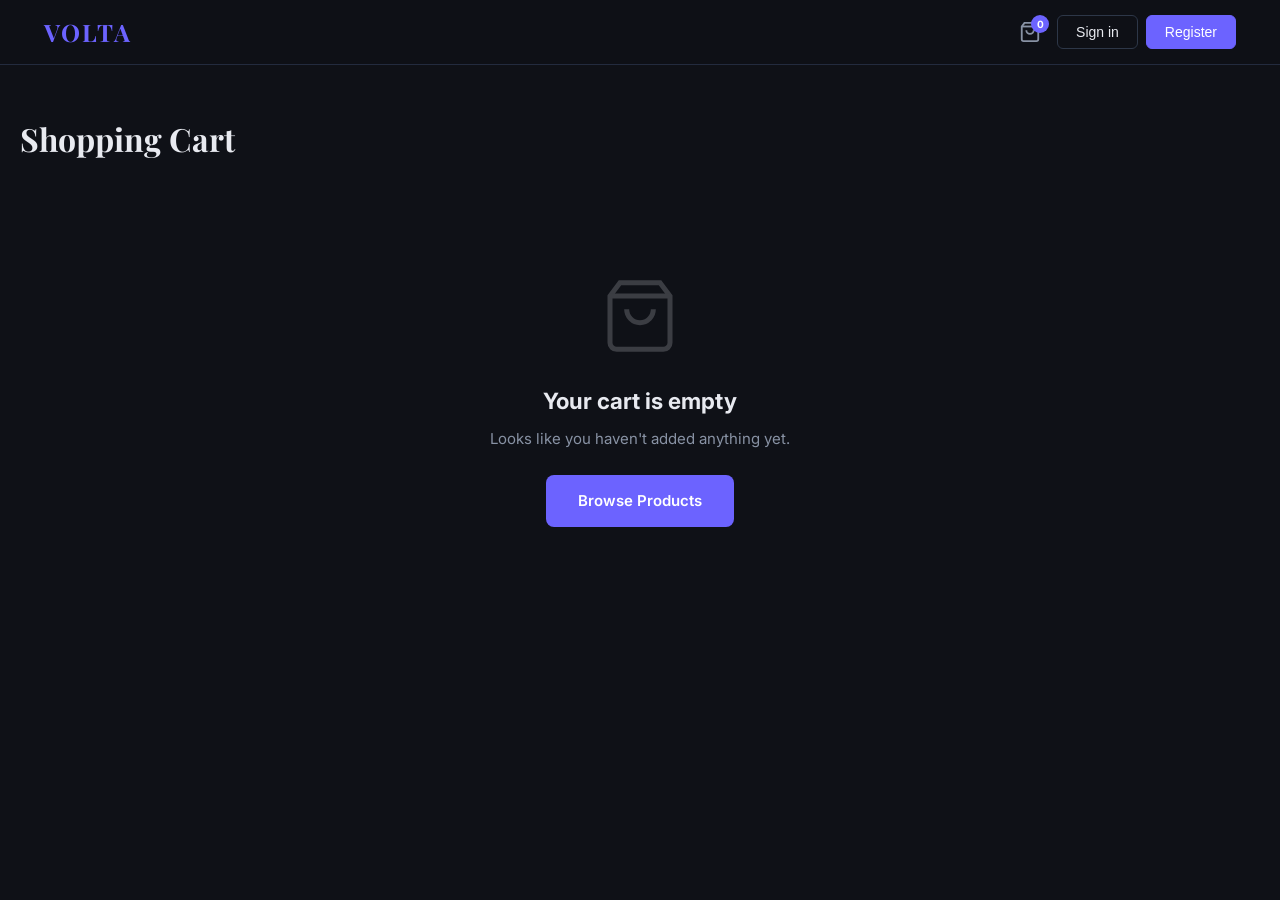
<file: frontend/pages/cart.html>
<!DOCTYPE html>
<html lang="en">
<head>
  <meta charset="UTF-8">
  <meta name="viewport" content="width=device-width, initial-scale=1.0">
  <title>Cart — VOLTA</title>
  <link rel="stylesheet" href="../css/main.css">
  <link href="https://fonts.googleapis.com/css2?family=Inter:wght@300;400;500;600;700&family=Playfair+Display:wght@700&display=swap" rel="stylesheet">
</head>
<body>
  <nav class="navbar">
    <div class="nav-inner">
      <a href="../index.html" class="logo">VOLTA</a>
      <div style="flex:1"></div>
      <div class="nav-actions">
        <a href="cart.html" class="cart-icon">
          <svg width="22" height="22" viewBox="0 0 24 24" fill="none" stroke="currentColor" stroke-width="2"><path d="M6 2 3 6v14a2 2 0 0 0 2 2h14a2 2 0 0 0 2-2V6l-3-4z"/><line x1="3" y1="6" x2="21" y2="6"/><path d="M16 10a4 4 0 0 1-8 0"/></svg>
          <span class="cart-badge" id="cartCount">0</span>
        </a>
        <div class="auth-menu" id="authMenu"></div>
      </div>
    </div>
  </nav>

  <div class="container cart-page">
    <h1 class="page-title">Shopping Cart</h1>
    <div id="cartContent"></div>
  </div>

  <div class="toast" id="toast"></div>

  <script src="../js/api.js"></script>
  <script src="../js/cart.js"></script>
  <script src="../js/auth.js"></script>
  <script>
    Auth.renderNav();

    function render() {
      const el = document.getElementById('cartContent');
      if (Cart.items.length === 0) {
        el.innerHTML = `
          <div class="empty-cart">
            <svg width="80" height="80" viewBox="0 0 24 24" fill="none" stroke="currentColor" stroke-width="1.5">
              <path d="M6 2 3 6v14a2 2 0 0 0 2 2h14a2 2 0 0 0 2-2V6l-3-4z"/><line x1="3" y1="6" x2="21" y2="6"/>
              <path d="M16 10a4 4 0 0 1-8 0"/>
            </svg>
            <h3>Your cart is empty</h3>
            <p>Looks like you haven't added anything yet.</p>
            <a href="../index.html" class="btn-primary">Browse Products</a>
          </div>`;
        return;
      }

      const subtotal = Cart.total;
      const shipping = subtotal > 50 ? 0 : 5.99;
      const tax = subtotal * 0.08;
      const total = subtotal + shipping + tax;

      el.innerHTML = `
        <div class="cart-grid">
          <div class="cart-items">
            ${Cart.items.map(item => `
              <div class="cart-item">
                <img class="cart-item-img" src="${item.image_url}" alt="${item.name}"
                  onerror="this.src='https://via.placeholder.com/80/161b27/6c63ff?text=?'"
                  onclick="location.href='product.html?id=${item.id}'" style="cursor:pointer">
                <div class="cart-item-info">
                  <div class="cart-item-name" onclick="location.href='product.html?id=${item.id}'" style="cursor:pointer">${item.name}</div>
                  <div class="cart-item-price">${formatPrice(item.price)}</div>
                  <div class="cart-item-controls">
                    <div class="cart-qty">
                      <button onclick="updateQty(${item.id}, ${item.quantity - 1})">−</button>
                      <span>${item.quantity}</span>
                      <button onclick="updateQty(${item.id}, ${item.quantity + 1})">+</button>
                    </div>
                    <button class="remove-btn" onclick="removeItem(${item.id})">Remove</button>
                    <span style="margin-left:auto;font-weight:700;font-size:15px">${formatPrice(item.price * item.quantity)}</span>
                  </div>
                </div>
              </div>`).join('')}
          </div>

          <div class="cart-summary">
            <h3>Order Summary</h3>
            <div class="summary-row"><span>Subtotal (${Cart.count} items)</span><span>${formatPrice(subtotal)}</span></div>
            <div class="summary-row"><span>Shipping</span><span>${shipping === 0 ? '<span style="color:var(--green)">Free</span>' : formatPrice(shipping)}</span></div>
            <div class="summary-row"><span>Tax (8%)</span><span>${formatPrice(tax)}</span></div>
            <div class="summary-row total"><span>Total</span><span>${formatPrice(total)}</span></div>
            ${subtotal <= 50 ? `<p style="font-size:12px;color:var(--text-dim);margin-top:8px">Add ${formatPrice(50 - subtotal)} more for free shipping</p>` : ''}
            <button class="btn-primary checkout-btn" onclick="goCheckout()">
              Proceed to Checkout
            </button>
            <a href="../index.html" class="btn-secondary" style="width:100%;justify-content:center;margin-top:10px">Continue Shopping</a>
          </div>
        </div>`;
    }

    function updateQty(id, qty) {
      Cart.updateQty(id, qty);
      render();
    }

    function removeItem(id) {
      Cart.remove(id);
      render();
    }

    function goCheckout() {
      if (!Auth.user) {
        showToast('Please sign in to checkout', 'error');
        setTimeout(() => location.href = 'login.html', 1200);
        return;
      }
      location.href = 'checkout.html';
    }

    render();
  </script>
</body>
</html>
</file>
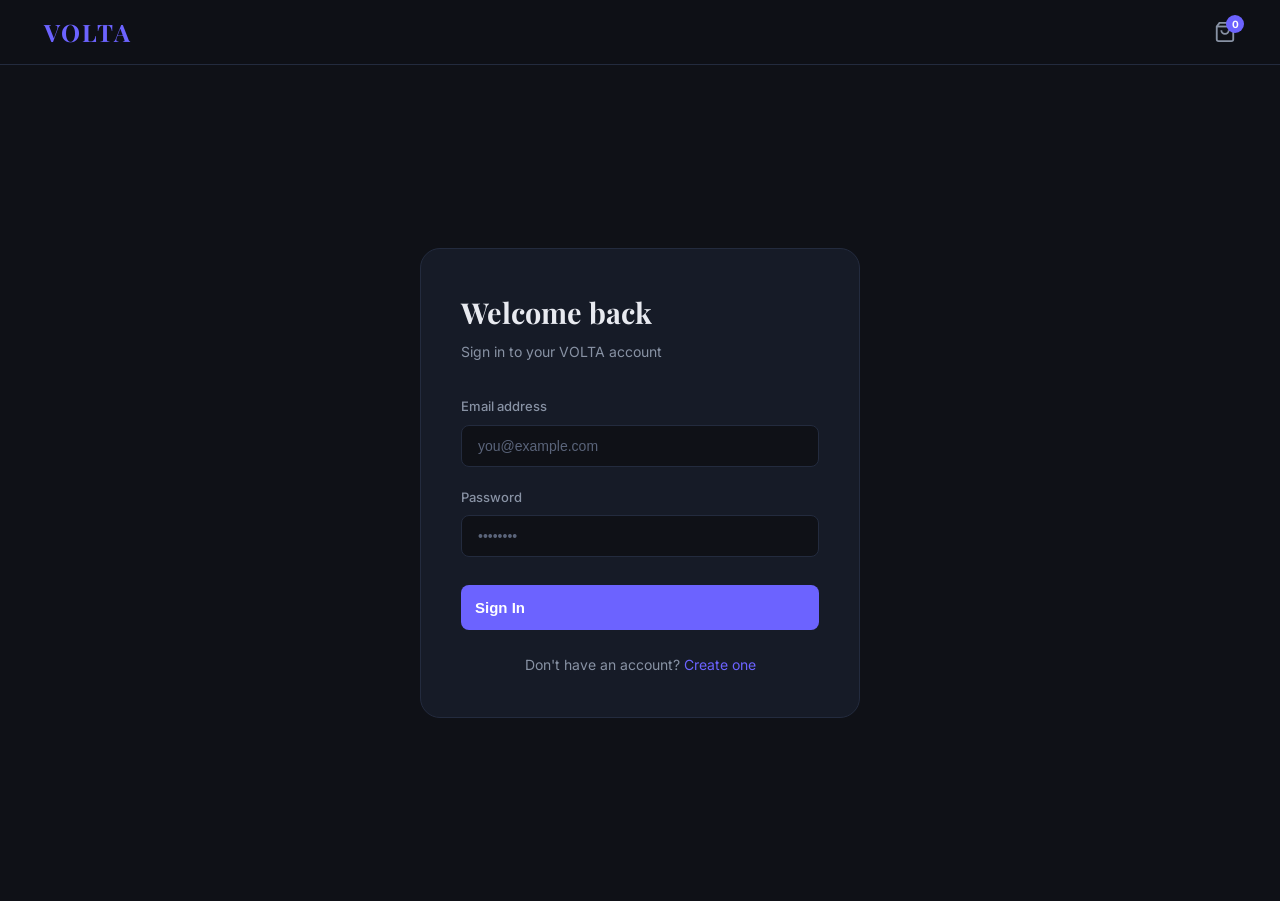
<file: frontend/pages/checkout.html>
<!DOCTYPE html>
<html lang="en">
<head>
  <meta charset="UTF-8">
  <meta name="viewport" content="width=device-width, initial-scale=1.0">
  <title>Checkout — VOLTA</title>
  <link rel="stylesheet" href="../css/main.css">
  <link href="https://fonts.googleapis.com/css2?family=Inter:wght@300;400;500;600;700&family=Playfair+Display:wght@700&display=swap" rel="stylesheet">
</head>
<body>
  <nav class="navbar">
    <div class="nav-inner">
      <a href="../index.html" class="logo">VOLTA</a>
      <div style="flex:1"></div>
      <div class="nav-actions">
        <a href="cart.html" class="cart-icon">
          <svg width="22" height="22" viewBox="0 0 24 24" fill="none" stroke="currentColor" stroke-width="2"><path d="M6 2 3 6v14a2 2 0 0 0 2 2h14a2 2 0 0 0 2-2V6l-3-4z"/><line x1="3" y1="6" x2="21" y2="6"/><path d="M16 10a4 4 0 0 1-8 0"/></svg>
          <span class="cart-badge" id="cartCount">0</span>
        </a>
        <div class="auth-menu" id="authMenu"></div>
      </div>
    </div>
  </nav>

  <div class="container checkout-page">
    <h1 class="page-title">Checkout</h1>
    <div class="checkout-grid">
      <div class="checkout-form">
        <div class="section-card">
          <h2>Shipping Information</h2>
          <div class="form-group">
            <label>Full Name</label>
            <input type="text" id="shipName" placeholder="Jane Smith">
          </div>
          <div class="form-group">
            <label>Street Address</label>
            <input type="text" id="shipAddress" placeholder="123 Main Street, Apt 4B">
          </div>
          <div class="form-row">
            <div class="form-group">
              <label>City</label>
              <input type="text" id="shipCity" placeholder="New York">
            </div>
            <div class="form-group">
              <label>ZIP / Postal Code</label>
              <input type="text" id="shipZip" placeholder="10001">
            </div>
          </div>
        </div>

        <div class="section-card">
          <h2>Payment Method</h2>
          <label class="payment-option">
            <input type="radio" name="payment" value="card" checked>
            <svg width="24" height="24" viewBox="0 0 24 24" fill="none" stroke="currentColor" stroke-width="2"><rect x="1" y="4" width="22" height="16" rx="2"/><line x1="1" y1="10" x2="23" y2="10"/></svg>
            <div>
              <div style="font-weight:600;font-size:14px">Credit / Debit Card</div>
              <div style="font-size:12px;color:var(--text-muted)">Visa, Mastercard, Amex</div>
            </div>
          </label>
          <label class="payment-option">
            <input type="radio" name="payment" value="paypal">
            <svg width="24" height="24" viewBox="0 0 24 24" fill="none" stroke="currentColor" stroke-width="2"><path d="M7 11.5C7 9 9 7 11.5 7H16c1.5 0 2.5 1 2.5 2.5S17.5 12 16 12H11"/><path d="M4 16.5C4 14 6 12 8.5 12H13c1.5 0 2.5 1 2.5 2.5S14.5 17 13 17H8L6 22"/></svg>
            <div>
              <div style="font-weight:600;font-size:14px">PayPal</div>
              <div style="font-size:12px;color:var(--text-muted)">Fast and secure</div>
            </div>
          </label>
          <label class="payment-option">
            <input type="radio" name="payment" value="cod">
            <svg width="24" height="24" viewBox="0 0 24 24" fill="none" stroke="currentColor" stroke-width="2"><rect x="2" y="7" width="20" height="14" rx="2"/><path d="M16 21V5a2 2 0 0 0-2-2h-4a2 2 0 0 0-2 2v16"/></svg>
            <div>
              <div style="font-weight:600;font-size:14px">Cash on Delivery</div>
              <div style="font-size:12px;color:var(--text-muted)">Pay when you receive</div>
            </div>
          </label>
        </div>

        <div class="form-error" id="checkoutError"></div>

        <button class="btn-primary" style="width:100%;padding:16px;font-size:16px;border-radius:8px" onclick="placeOrder()" id="placeBtn">
          Place Order
        </button>
      </div>

      <div class="order-sidebar">
        <div class="section-card">
          <h2>Your Order</h2>
          <div class="order-items-summary" id="orderSummaryItems"></div>
          <div class="summary-row"><span>Subtotal</span><span id="sumSubtotal"></span></div>
          <div class="summary-row"><span>Shipping</span><span id="sumShipping"></span></div>
          <div class="summary-row"><span>Tax (8%)</span><span id="sumTax"></span></div>
          <div class="summary-row total"><span>Total</span><span id="sumTotal"></span></div>
        </div>
      </div>
    </div>
  </div>

  <div class="toast" id="toast"></div>

  <!-- Success Modal -->
  <div id="successModal" style="display:none;position:fixed;inset:0;background:rgba(0,0,0,0.7);z-index:200;display:none;align-items:center;justify-content:center">
    <div style="background:var(--bg-card);border:1px solid var(--border);border-radius:20px;padding:48px;text-align:center;max-width:420px;width:90%">
      <div style="font-size:64px;margin-bottom:16px">🎉</div>
      <h2 style="font-family:'Playfair Display',serif;font-size:1.8rem;margin-bottom:8px">Order Placed!</h2>
      <p style="color:var(--text-muted);margin-bottom:8px">Order <strong id="orderId" style="color:var(--accent)"></strong></p>
      <p style="color:var(--text-muted);font-size:14px;margin-bottom:28px">We're processing your order. You'll receive a confirmation shortly.</p>
      <button class="btn-primary" style="width:100%" onclick="window.location.href='orders.html'">View My Orders</button>
    </div>
  </div>

  <script src="../js/api.js"></script>
  <script src="../js/cart.js"></script>
  <script src="../js/auth.js"></script>
  <script>
    if (!Auth.user) location.href = 'login.html';
    Auth.renderNav();

    function renderSummary() {
      const items = Cart.items;
      const subtotal = Cart.total;
      const shipping = subtotal > 50 ? 0 : 5.99;
      const tax = subtotal * 0.08;
      const total = subtotal + shipping + tax;

      document.getElementById('orderSummaryItems').innerHTML = items.map(i => `
        <div class="summary-product">
          <img src="${i.image_url}" alt="${i.name}" onerror="this.src='https://via.placeholder.com/48/161b27/6c63ff?text=?'">
          <div style="flex:1">
            <div class="summary-product-name">${i.name}</div>
            <div class="summary-product-qty">Qty: ${i.quantity}</div>
          </div>
          <div class="summary-product-price">${formatPrice(i.price * i.quantity)}</div>
        </div>`).join('');

      document.getElementById('sumSubtotal').textContent = formatPrice(subtotal);
      document.getElementById('sumShipping').innerHTML = shipping === 0
        ? '<span style="color:var(--green)">Free</span>' : formatPrice(shipping);
      document.getElementById('sumTax').textContent = formatPrice(tax);
      document.getElementById('sumTotal').textContent = formatPrice(total);
    }

    async function placeOrder() {
      const name = document.getElementById('shipName').value.trim();
      const address = document.getElementById('shipAddress').value.trim();
      const city = document.getElementById('shipCity').value.trim();
      const zip = document.getElementById('shipZip').value.trim();
      const payment = document.querySelector('input[name=payment]:checked').value;
      const errEl = document.getElementById('checkoutError');

      if (!name || !address || !city || !zip) {
        errEl.textContent = 'Please fill in all shipping fields.';
        errEl.style.display = 'block';
        return;
      }
      errEl.style.display = 'none';

      const btn = document.getElementById('placeBtn');
      btn.disabled = true;
      btn.textContent = 'Processing…';

      try {
        const order = await API.createOrder({
          items: Cart.items.map(i => ({ product_id: i.id, quantity: i.quantity })),
          shipping: { name, address, city, zip },
          payment_method: payment
        });

        Cart.clear();
        document.getElementById('orderId').textContent = `#${order.order_id}`;
        const modal = document.getElementById('successModal');
        modal.style.display = 'flex';
      } catch(e) {
        errEl.textContent = e.message || 'Order failed. Please try again.';
        errEl.style.display = 'block';
        btn.disabled = false;
        btn.textContent = 'Place Order';
      }
    }

    // Pre-fill name if logged in
    if (Auth.user) {
      document.getElementById('shipName').value = Auth.user.name;
    }

    renderSummary();
  </script>
</body>
</html>
</file>
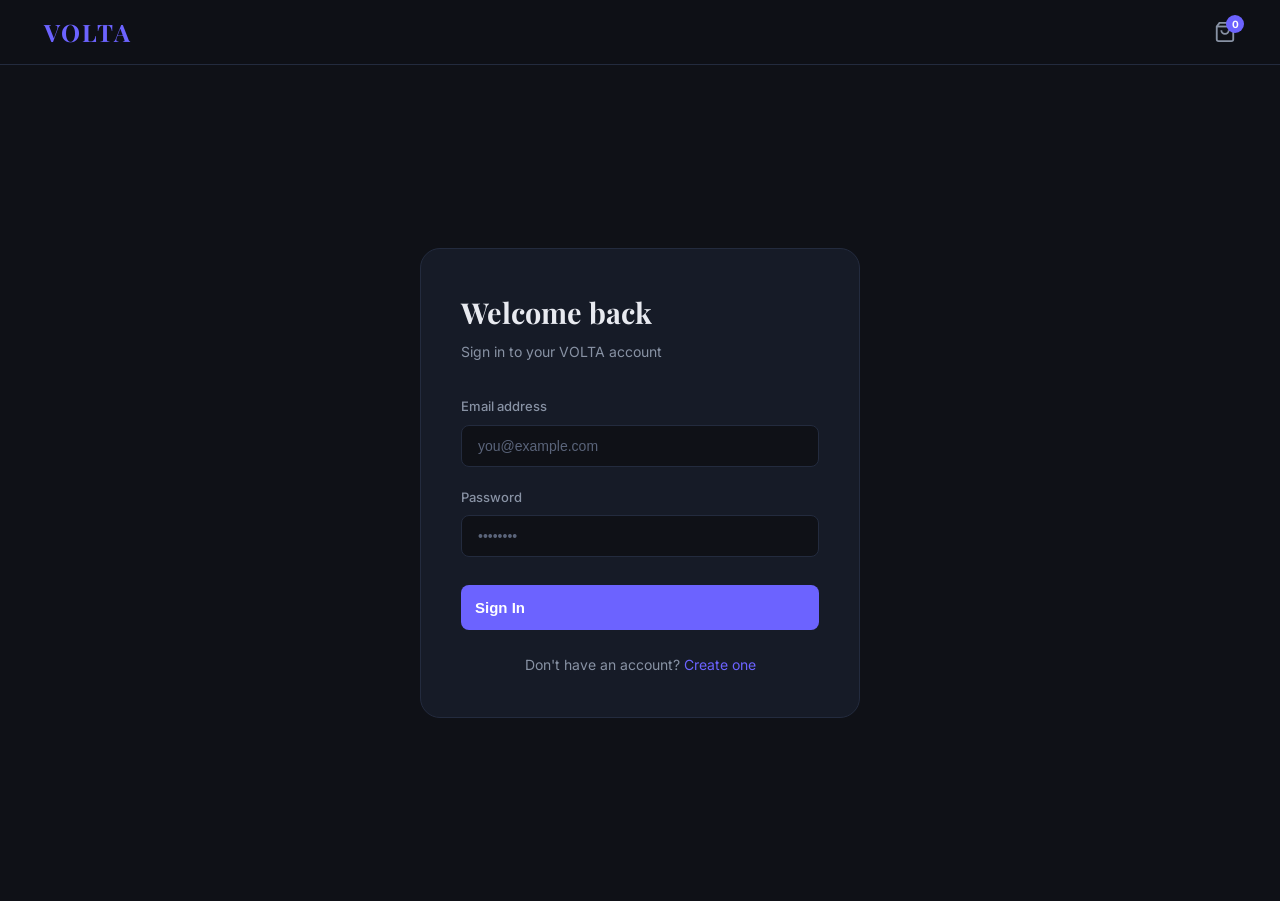
<file: frontend/pages/login.html>
<!DOCTYPE html>
<html lang="en">
<head>
  <meta charset="UTF-8">
  <meta name="viewport" content="width=device-width, initial-scale=1.0">
  <title>Sign In — VOLTA</title>
  <link rel="stylesheet" href="../css/main.css">
  <link href="https://fonts.googleapis.com/css2?family=Inter:wght@300;400;500;600;700&family=Playfair+Display:wght@700&display=swap" rel="stylesheet">
</head>
<body>
  <nav class="navbar">
    <div class="nav-inner">
      <a href="../index.html" class="logo">VOLTA</a>
      <div style="flex:1"></div>
      <div class="nav-actions">
        <a href="cart.html" class="cart-icon">
          <svg width="22" height="22" viewBox="0 0 24 24" fill="none" stroke="currentColor" stroke-width="2"><path d="M6 2 3 6v14a2 2 0 0 0 2 2h14a2 2 0 0 0 2-2V6l-3-4z"/><line x1="3" y1="6" x2="21" y2="6"/><path d="M16 10a4 4 0 0 1-8 0"/></svg>
          <span class="cart-badge" id="cartCount">0</span>
        </a>
      </div>
    </div>
  </nav>

  <div class="auth-page">
    <div class="auth-card">
      <h1>Welcome back</h1>
      <p class="subtitle">Sign in to your VOLTA account</p>

      <div class="form-error" id="loginError"></div>

      <div class="form-group">
        <label>Email address</label>
        <input type="email" id="email" placeholder="you@example.com" autocomplete="email">
      </div>
      <div class="form-group">
        <label>Password</label>
        <input type="password" id="password" placeholder="••••••••" autocomplete="current-password">
      </div>

      <button class="btn-primary form-submit" onclick="doLogin()" id="loginBtn">Sign In</button>

      <div class="auth-footer">
        Don't have an account? <a href="register.html">Create one</a>
      </div>
    </div>
  </div>

  <div class="toast" id="toast"></div>

  <script src="../js/api.js"></script>
  <script src="../js/cart.js"></script>
  <script src="../js/auth.js"></script>
  <script>
    if (Auth.user) location.href = '../index.html';

    document.getElementById('password').addEventListener('keydown', e => {
      if (e.key === 'Enter') doLogin();
    });

    async function doLogin() {
      const email = document.getElementById('email').value.trim();
      const password = document.getElementById('password').value;
      const errEl = document.getElementById('loginError');
      const btn = document.getElementById('loginBtn');

      if (!email || !password) {
        errEl.textContent = 'Please fill in all fields.';
        errEl.style.display = 'block';
        return;
      }
      errEl.style.display = 'none';
      btn.disabled = true;
      btn.textContent = 'Signing in…';

      try {
        const data = await API.login({ email, password });
        Auth.setUser(data.user, data.token);
        const redirect = new URLSearchParams(location.search).get('redirect') || '../index.html';
        location.href = redirect;
      } catch(e) {
        errEl.textContent = e.message || 'Login failed.';
        errEl.style.display = 'block';
        btn.disabled = false;
        btn.textContent = 'Sign In';
      }
    }
  </script>
</body>
</html>
</file>
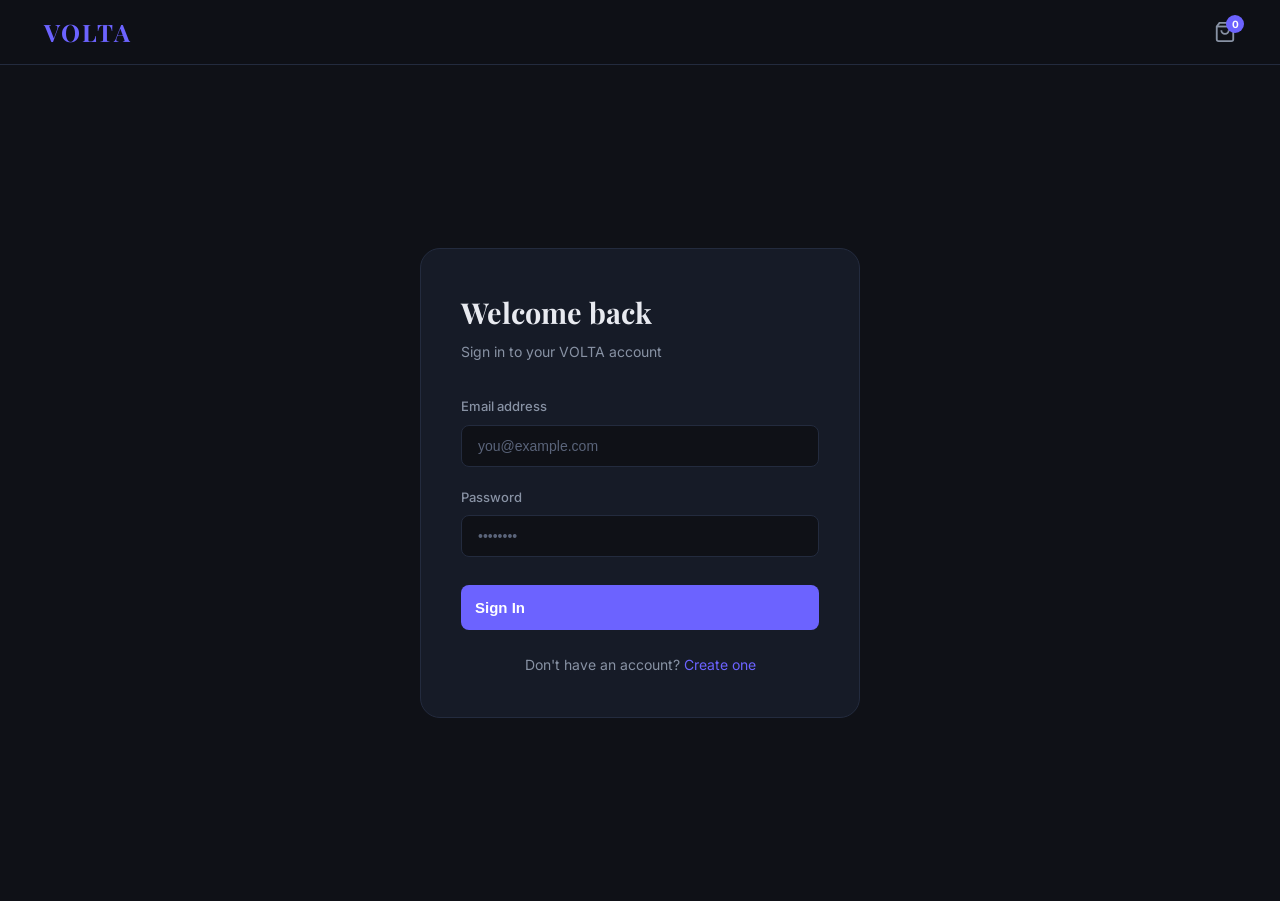
<file: frontend/pages/orders.html>
<!DOCTYPE html>
<html lang="en">
<head>
  <meta charset="UTF-8">
  <meta name="viewport" content="width=device-width, initial-scale=1.0">
  <title>My Orders — VOLTA</title>
  <link rel="stylesheet" href="../css/main.css">
  <link href="https://fonts.googleapis.com/css2?family=Inter:wght@300;400;500;600;700&family=Playfair+Display:wght@700&display=swap" rel="stylesheet">
</head>
<body>
  <nav class="navbar">
    <div class="nav-inner">
      <a href="../index.html" class="logo">VOLTA</a>
      <div style="flex:1"></div>
      <div class="nav-actions">
        <a href="cart.html" class="cart-icon">
          <svg width="22" height="22" viewBox="0 0 24 24" fill="none" stroke="currentColor" stroke-width="2"><path d="M6 2 3 6v14a2 2 0 0 0 2 2h14a2 2 0 0 0 2-2V6l-3-4z"/><line x1="3" y1="6" x2="21" y2="6"/><path d="M16 10a4 4 0 0 1-8 0"/></svg>
          <span class="cart-badge" id="cartCount">0</span>
        </a>
        <div class="auth-menu" id="authMenu"></div>
      </div>
    </div>
  </nav>

  <div class="container orders-page">
    <h1 class="page-title">My Orders</h1>
    <div id="ordersContainer"><div class="loading-spinner"></div></div>
  </div>

  <div class="toast" id="toast"></div>

  <script src="../js/api.js"></script>
  <script src="../js/cart.js"></script>
  <script src="../js/auth.js"></script>
  <script>
    if (!Auth.user) { location.href = 'login.html'; }
    Auth.renderNav();

    async function loadOrders() {
      const el = document.getElementById('ordersContainer');
      try {
        const orders = await API.getOrders();
        if (orders.length === 0) {
          el.innerHTML = `
            <div class="empty-cart">
              <svg width="80" height="80" viewBox="0 0 24 24" fill="none" stroke="currentColor" stroke-width="1.5">
                <path d="M9 11H3l3-7h12l3 7H15"/><path d="M9 11v7h6v-7"/><path d="M9 11H6l1-3h10l1 3h-3"/>
              </svg>
              <h3>No orders yet</h3>
              <p>Start shopping to see your orders here.</p>
              <a href="../index.html" class="btn-primary">Browse Products</a>
            </div>`;
          return;
        }

        el.innerHTML = orders.map(order => {
          const statusClass = {
            pending: 'status-pending',
            processing: 'status-processing',
            shipped: 'status-shipped',
            delivered: 'status-delivered'
          }[order.status] || 'status-pending';

          return `
            <div class="order-card">
              <div class="order-header">
                <div>
                  <div class="order-id">Order #${order.id}</div>
                  <div class="order-date">${formatDate(order.created_at)}</div>
                </div>
                <span class="order-status ${statusClass}">${order.status.charAt(0).toUpperCase() + order.status.slice(1)}</span>
              </div>

              <div class="order-items-list">
                ${order.items.slice(0, 4).map(item => `
                  <div class="order-item-thumb">
                    <img src="${item.image_url}" alt="${item.name}" onerror="this.src='https://via.placeholder.com/36/161b27/6c63ff?text=?'">
                    <span>${item.name} ×${item.quantity}</span>
                  </div>`).join('')}
                ${order.items.length > 4 ? `<div class="order-item-thumb" style="color:var(--text-muted)">+${order.items.length - 4} more</div>` : ''}
              </div>

              <div style="display:flex;justify-content:space-between;align-items:center">
                <div>
                  ${order.shipping_address ? `
                    <div style="font-size:12px;color:var(--text-dim)">
                      <svg width="12" height="12" viewBox="0 0 24 24" fill="none" stroke="currentColor" stroke-width="2" style="vertical-align:middle;margin-right:4px"><path d="M21 10c0 7-9 13-9 13s-9-6-9-13a9 9 0 0 1 18 0z"/><circle cx="12" cy="10" r="3"/></svg>
                      ${order.shipping_city}
                    </div>` : ''}
                </div>
                <div class="order-total">Total: ${formatPrice(order.total)}</div>
              </div>
            </div>`;
        }).join('');
      } catch(e) {
        el.innerHTML = `<p style="color:var(--red)">Failed to load orders: ${e.message}</p>`;
      }
    }

    loadOrders();
  </script>
</body>
</html>
</file>
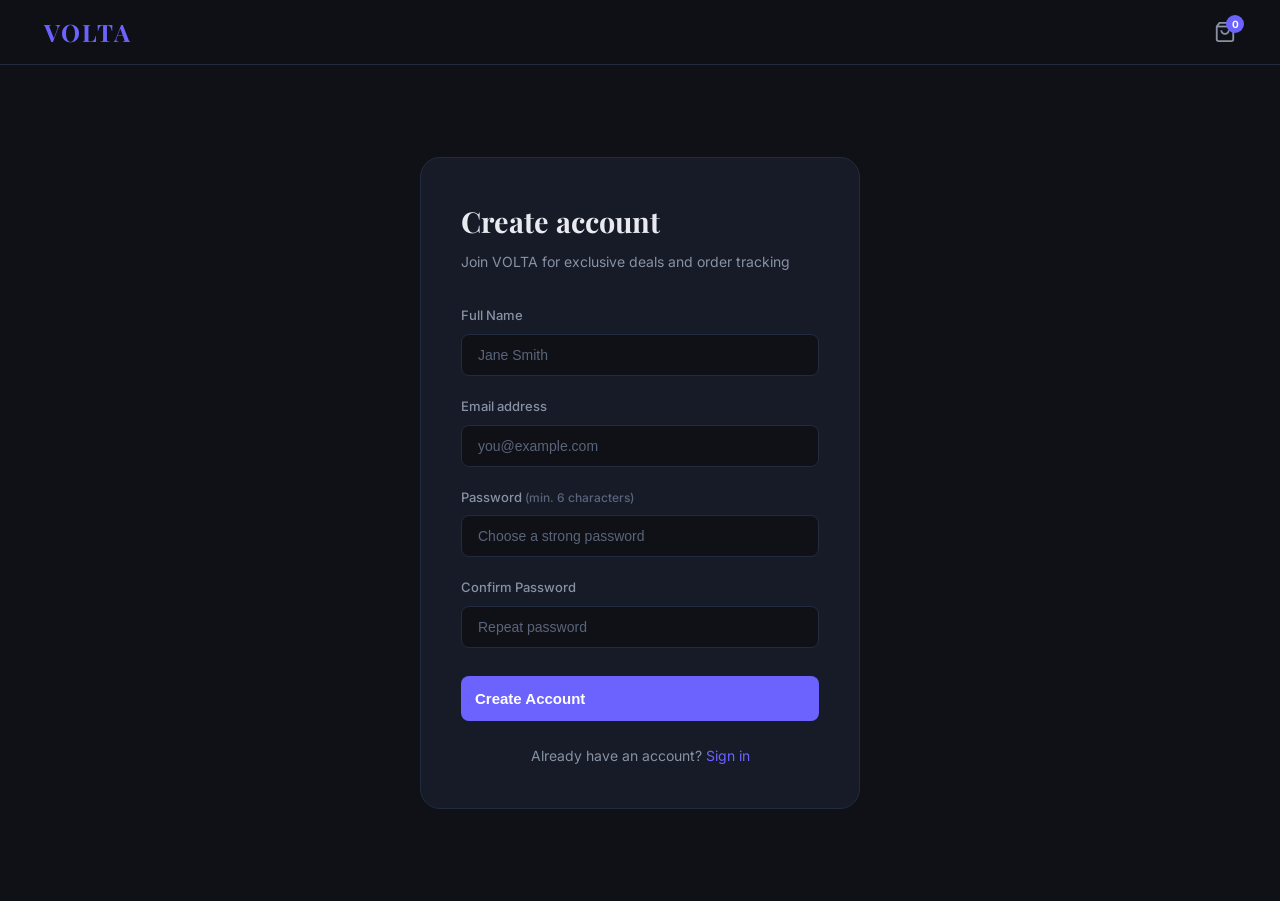
<file: frontend/pages/register.html>
<!DOCTYPE html>
<html lang="en">
<head>
  <meta charset="UTF-8">
  <meta name="viewport" content="width=device-width, initial-scale=1.0">
  <title>Create Account — VOLTA</title>
  <link rel="stylesheet" href="../css/main.css">
  <link href="https://fonts.googleapis.com/css2?family=Inter:wght@300;400;500;600;700&family=Playfair+Display:wght@700&display=swap" rel="stylesheet">
</head>
<body>
  <nav class="navbar">
    <div class="nav-inner">
      <a href="../index.html" class="logo">VOLTA</a>
      <div style="flex:1"></div>
      <div class="nav-actions">
        <a href="cart.html" class="cart-icon">
          <svg width="22" height="22" viewBox="0 0 24 24" fill="none" stroke="currentColor" stroke-width="2"><path d="M6 2 3 6v14a2 2 0 0 0 2 2h14a2 2 0 0 0 2-2V6l-3-4z"/><line x1="3" y1="6" x2="21" y2="6"/><path d="M16 10a4 4 0 0 1-8 0"/></svg>
          <span class="cart-badge" id="cartCount">0</span>
        </a>
      </div>
    </div>
  </nav>

  <div class="auth-page">
    <div class="auth-card">
      <h1>Create account</h1>
      <p class="subtitle">Join VOLTA for exclusive deals and order tracking</p>

      <div class="form-error" id="regError"></div>

      <div class="form-group">
        <label>Full Name</label>
        <input type="text" id="name" placeholder="Jane Smith" autocomplete="name">
      </div>
      <div class="form-group">
        <label>Email address</label>
        <input type="email" id="email" placeholder="you@example.com" autocomplete="email">
      </div>
      <div class="form-group">
        <label>Password <span style="color:var(--text-dim);font-size:12px">(min. 6 characters)</span></label>
        <input type="password" id="password" placeholder="Choose a strong password" autocomplete="new-password">
      </div>
      <div class="form-group">
        <label>Confirm Password</label>
        <input type="password" id="confirm" placeholder="Repeat password" autocomplete="new-password">
      </div>

      <button class="btn-primary form-submit" onclick="doRegister()" id="regBtn">Create Account</button>

      <div class="auth-footer">
        Already have an account? <a href="login.html">Sign in</a>
      </div>
    </div>
  </div>

  <div class="toast" id="toast"></div>

  <script src="../js/api.js"></script>
  <script src="../js/cart.js"></script>
  <script src="../js/auth.js"></script>
  <script>
    if (Auth.user) location.href = '../index.html';

    document.getElementById('confirm').addEventListener('keydown', e => {
      if (e.key === 'Enter') doRegister();
    });

    async function doRegister() {
      const name = document.getElementById('name').value.trim();
      const email = document.getElementById('email').value.trim();
      const password = document.getElementById('password').value;
      const confirm = document.getElementById('confirm').value;
      const errEl = document.getElementById('regError');
      const btn = document.getElementById('regBtn');

      errEl.style.display = 'none';

      if (!name || !email || !password) {
        errEl.textContent = 'Please fill in all fields.';
        errEl.style.display = 'block'; return;
      }
      if (password.length < 6) {
        errEl.textContent = 'Password must be at least 6 characters.';
        errEl.style.display = 'block'; return;
      }
      if (password !== confirm) {
        errEl.textContent = 'Passwords do not match.';
        errEl.style.display = 'block'; return;
      }

      btn.disabled = true;
      btn.textContent = 'Creating account…';

      try {
        const data = await API.register({ name, email, password });
        Auth.setUser(data.user, data.token);
        location.href = '../index.html';
      } catch(e) {
        errEl.textContent = e.message || 'Registration failed.';
        errEl.style.display = 'block';
        btn.disabled = false;
        btn.textContent = 'Create Account';
      }
    }
  </script>
</body>
</html>
</file>
<file: frontend/css/main.css>
/* ── VOLTA E-Commerce Design System ────────────────────────────────────────── */
:root {
  --bg: #0f1117;
  --bg-card: #161b27;
  --bg-card-hover: #1c2333;
  --border: #232b3e;
  --border-light: #2d3748;
  --accent: #6c63ff;
  --accent-hover: #5a52d5;
  --accent-glow: rgba(108, 99, 255, 0.15);
  --text: #e8eaf0;
  --text-muted: #8892a4;
  --text-dim: #5a647a;
  --green: #10b981;
  --red: #ef4444;
  --yellow: #f59e0b;
  --radius: 12px;
  --radius-sm: 8px;
  --shadow: 0 4px 24px rgba(0,0,0,0.4);
  --transition: 0.2s ease;
}

*, *::before, *::after { box-sizing: border-box; margin: 0; padding: 0; }

html { scroll-behavior: smooth; }

body {
  background: var(--bg);
  color: var(--text);
  font-family: 'Inter', sans-serif;
  font-size: 15px;
  line-height: 1.6;
  min-height: 100vh;
}

a { color: inherit; text-decoration: none; }
img { display: block; max-width: 100%; }

.container { max-width: 1240px; margin: 0 auto; padding: 0 24px; }

/* ── NAVBAR ───────────────────────────────────────────────────────────────── */
.navbar {
  position: sticky; top: 0; z-index: 100;
  background: rgba(15,17,23,0.92);
  backdrop-filter: blur(16px);
  border-bottom: 1px solid var(--border);
}
.nav-inner {
  max-width: 1240px; margin: 0 auto; padding: 0 24px;
  display: flex; align-items: center; gap: 24px;
  height: 64px;
}
.logo {
  font-family: 'Playfair Display', serif;
  font-size: 1.5rem; font-weight: 700;
  letter-spacing: 2px;
  color: var(--accent);
  flex-shrink: 0;
}
.nav-search {
  flex: 1; max-width: 440px;
  display: flex; align-items: center;
  background: var(--bg-card);
  border: 1px solid var(--border);
  border-radius: 8px;
  overflow: hidden;
  transition: border-color var(--transition);
}
.nav-search:focus-within { border-color: var(--accent); }
.nav-search input {
  flex: 1; padding: 10px 14px;
  background: transparent; border: none; outline: none;
  color: var(--text); font-size: 14px;
}
.nav-search input::placeholder { color: var(--text-dim); }
.nav-search button {
  padding: 10px 14px;
  background: transparent; border: none;
  color: var(--text-muted); cursor: pointer;
  transition: color var(--transition);
}
.nav-search button:hover { color: var(--accent); }
.nav-actions { display: flex; align-items: center; gap: 16px; margin-left: auto; }
.cart-icon {
  position: relative; cursor: pointer;
  color: var(--text-muted); transition: color var(--transition);
  display: flex;
}
.cart-icon:hover { color: var(--accent); }
.cart-badge {
  position: absolute; top: -6px; right: -8px;
  background: var(--accent); color: #fff;
  font-size: 10px; font-weight: 700;
  min-width: 18px; height: 18px;
  border-radius: 9px; display: flex; align-items: center; justify-content: center;
  padding: 0 4px;
  transition: transform 0.15s;
}
.cart-badge.pop { transform: scale(1.4); }
.auth-menu { display: flex; align-items: center; gap: 8px; }
.btn-auth {
  padding: 8px 18px;
  background: transparent; border: 1px solid var(--border-light);
  border-radius: 6px; color: var(--text);
  font-size: 14px; font-weight: 500;
  cursor: pointer; transition: all var(--transition);
  white-space: nowrap;
}
.btn-auth:hover { border-color: var(--accent); color: var(--accent); }
.btn-auth.primary { background: var(--accent); border-color: var(--accent); color: #fff; }
.btn-auth.primary:hover { background: var(--accent-hover); }
.user-greeting {
  font-size: 13px; color: var(--text-muted);
  display: flex; align-items: center; gap: 8px;
}
.user-greeting strong { color: var(--text); }

/* ── HERO ─────────────────────────────────────────────────────────────────── */
.hero {
  max-width: 1240px; margin: 0 auto;
  padding: 80px 24px 60px;
  display: grid; grid-template-columns: 1fr 1fr;
  gap: 60px; align-items: center;
}
.hero-eyebrow {
  font-size: 12px; letter-spacing: 2px; text-transform: uppercase;
  color: var(--accent); font-weight: 500; margin-bottom: 16px;
}
.hero-title {
  font-family: 'Playfair Display', serif;
  font-size: clamp(2.5rem, 5vw, 4rem);
  line-height: 1.1; margin-bottom: 20px;
  color: var(--text);
}
.hero-title em { font-style: italic; color: var(--accent); }
.hero-sub { color: var(--text-muted); font-size: 1.05rem; margin-bottom: 36px; max-width: 380px; }
.hero-visual {
  display: flex; justify-content: flex-end;
}
.hero-card {
  position: relative; border-radius: 20px;
  overflow: hidden; max-width: 400px; width: 100%;
  box-shadow: 0 20px 60px rgba(108,99,255,0.2);
  border: 1px solid var(--border);
}
.hero-card img { width: 100%; height: 360px; object-fit: cover; }
.hero-card-tag {
  position: absolute; bottom: 20px; left: 20px;
  background: rgba(108,99,255,0.9); color: #fff;
  padding: 6px 14px; border-radius: 20px;
  font-size: 12px; font-weight: 600;
  backdrop-filter: blur(8px);
}

/* ── BUTTONS ──────────────────────────────────────────────────────────────── */
.btn-primary {
  display: inline-flex; align-items: center; gap: 8px;
  padding: 14px 32px;
  background: var(--accent); color: #fff;
  border: none; border-radius: 8px;
  font-size: 15px; font-weight: 600;
  cursor: pointer; transition: all var(--transition);
}
.btn-primary:hover { background: var(--accent-hover); transform: translateY(-1px); box-shadow: 0 8px 24px var(--accent-glow); }
.btn-secondary {
  display: inline-flex; align-items: center; gap: 8px;
  padding: 12px 24px;
  background: transparent; color: var(--text);
  border: 1px solid var(--border-light); border-radius: 8px;
  font-size: 14px; font-weight: 500;
  cursor: pointer; transition: all var(--transition);
}
.btn-secondary:hover { border-color: var(--accent); color: var(--accent); }
.btn-icon {
  display: inline-flex; align-items: center; justify-content: center;
  width: 36px; height: 36px;
  background: var(--bg-card); border: 1px solid var(--border);
  border-radius: 8px; color: var(--text-muted);
  cursor: pointer; transition: all var(--transition);
}
.btn-icon:hover { border-color: var(--accent); color: var(--accent); }

/* ── CATEGORIES ───────────────────────────────────────────────────────────── */
.categories-strip {
  border-bottom: 1px solid var(--border);
  padding: 20px 0;
}
.cat-pills { display: flex; gap: 8px; flex-wrap: wrap; }
.cat-pill {
  padding: 7px 16px;
  background: transparent; border: 1px solid var(--border);
  border-radius: 20px; color: var(--text-muted);
  font-size: 13px; font-weight: 500;
  cursor: pointer; transition: all var(--transition);
}
.cat-pill:hover { border-color: var(--accent); color: var(--accent); }
.cat-pill.active {
  background: var(--accent); border-color: var(--accent);
  color: #fff;
}

/* ── PRODUCTS SECTION ─────────────────────────────────────────────────────── */
.products-section { padding: 48px 0 80px; }
.products-header {
  display: flex; justify-content: space-between; align-items: center;
  margin-bottom: 28px;
}
.products-header h2 {
  font-family: 'Playfair Display', serif;
  font-size: 1.75rem; font-weight: 700;
}
.sort-row { display: flex; align-items: center; gap: 10px; font-size: 14px; color: var(--text-muted); }
.sort-row select {
  background: var(--bg-card); border: 1px solid var(--border);
  border-radius: 6px; color: var(--text);
  padding: 7px 12px; font-size: 13px;
  cursor: pointer; outline: none;
}
.products-grid {
  display: grid;
  grid-template-columns: repeat(auto-fill, minmax(260px, 1fr));
  gap: 24px;
}

/* ── PRODUCT CARD ─────────────────────────────────────────────────────────── */
.product-card {
  background: var(--bg-card);
  border: 1px solid var(--border);
  border-radius: var(--radius);
  overflow: hidden;
  transition: all var(--transition);
  cursor: pointer;
  position: relative;
  display: flex; flex-direction: column;
}
.product-card:hover {
  border-color: var(--border-light);
  transform: translateY(-4px);
  box-shadow: var(--shadow);
}
.product-image-wrap {
  position: relative; overflow: hidden;
  aspect-ratio: 4/3;
  background: var(--bg);
}
.product-image-wrap img {
  width: 100%; height: 100%; object-fit: cover;
  transition: transform 0.4s ease;
}
.product-card:hover .product-image-wrap img { transform: scale(1.05); }
.product-badge {
  position: absolute; top: 12px; left: 12px;
  padding: 3px 10px; border-radius: 4px;
  font-size: 10px; font-weight: 700; letter-spacing: 0.5px;
  text-transform: uppercase;
}
.badge-sale { background: var(--red); color: #fff; }
.badge-new { background: var(--green); color: #fff; }
.badge-bestseller { background: var(--yellow); color: #111; }
.quick-add {
  position: absolute; bottom: 12px; left: 50%; transform: translateX(-50%) translateY(8px);
  opacity: 0; transition: all var(--transition);
  white-space: nowrap;
  background: var(--accent); color: #fff;
  padding: 8px 18px; border-radius: 20px;
  font-size: 13px; font-weight: 600;
  border: none; cursor: pointer;
}
.product-card:hover .quick-add { opacity: 1; transform: translateX(-50%) translateY(0); }
.product-info { padding: 16px; flex: 1; display: flex; flex-direction: column; }
.product-category { font-size: 11px; color: var(--text-dim); text-transform: uppercase; letter-spacing: 1px; margin-bottom: 6px; }
.product-name {
  font-size: 15px; font-weight: 600; line-height: 1.4;
  margin-bottom: 8px; color: var(--text);
  display: -webkit-box; -webkit-line-clamp: 2; -webkit-box-orient: vertical; overflow: hidden;
}
.product-rating { display: flex; align-items: center; gap: 6px; margin-bottom: 10px; }
.stars { color: var(--yellow); font-size: 13px; letter-spacing: 1px; }
.rating-count { font-size: 12px; color: var(--text-dim); }
.product-price { display: flex; align-items: baseline; gap: 8px; margin-top: auto; }
.price-current { font-size: 1.15rem; font-weight: 700; color: var(--text); }
.price-original { font-size: 0.85rem; color: var(--text-dim); text-decoration: line-through; }
.price-discount { font-size: 11px; font-weight: 600; color: var(--green); }

/* ── PAGINATION ───────────────────────────────────────────────────────────── */
.pagination { display: flex; justify-content: center; gap: 8px; margin-top: 48px; }
.page-btn {
  width: 38px; height: 38px; display: flex; align-items: center; justify-content: center;
  border: 1px solid var(--border); border-radius: 8px;
  background: var(--bg-card); color: var(--text-muted);
  cursor: pointer; font-size: 14px; transition: all var(--transition);
}
.page-btn:hover, .page-btn.active {
  border-color: var(--accent); color: var(--accent);
  background: var(--accent-glow);
}

/* ── PRODUCT DETAIL ───────────────────────────────────────────────────────── */
.product-detail { padding: 48px 0 80px; }
.detail-grid {
  display: grid; grid-template-columns: 1fr 1fr;
  gap: 60px; align-items: start;
}
.detail-image-main {
  border-radius: var(--radius); overflow: hidden;
  border: 1px solid var(--border);
  aspect-ratio: 1/1;
}
.detail-image-main img { width: 100%; height: 100%; object-fit: cover; }
.detail-info { position: sticky; top: 84px; }
.detail-category { font-size: 12px; color: var(--accent); text-transform: uppercase; letter-spacing: 1.5px; margin-bottom: 12px; }
.detail-name {
  font-family: 'Playfair Display', serif;
  font-size: 2rem; line-height: 1.2; margin-bottom: 16px;
}
.detail-rating { display: flex; align-items: center; gap: 10px; margin-bottom: 20px; }
.detail-rating .stars { font-size: 16px; }
.detail-rating span { color: var(--text-muted); font-size: 13px; }
.detail-price-row { display: flex; align-items: baseline; gap: 12px; margin-bottom: 24px; }
.detail-price { font-size: 2rem; font-weight: 700; }
.detail-original { font-size: 1.1rem; color: var(--text-dim); text-decoration: line-through; }
.detail-discount { font-size: 14px; font-weight: 600; color: var(--green); background: rgba(16,185,129,0.1); padding: 3px 10px; border-radius: 4px; }
.detail-description { color: var(--text-muted); line-height: 1.8; margin-bottom: 28px; font-size: 15px; }
.qty-row { display: flex; align-items: center; gap: 12px; margin-bottom: 20px; }
.qty-label { font-size: 14px; font-weight: 500; }
.qty-control { display: flex; align-items: center; gap: 0; background: var(--bg-card); border: 1px solid var(--border); border-radius: 8px; overflow: hidden; }
.qty-btn { padding: 10px 16px; background: none; border: none; color: var(--text); font-size: 16px; cursor: pointer; transition: background var(--transition); }
.qty-btn:hover { background: var(--border); }
.qty-val { padding: 10px 16px; font-weight: 600; min-width: 48px; text-align: center; border-left: 1px solid var(--border); border-right: 1px solid var(--border); }
.add-to-cart-btn { width: 100%; padding: 16px; font-size: 16px; border-radius: 8px; margin-bottom: 12px; }
.wishlist-btn { width: 100%; }
.stock-indicator { display: flex; align-items: center; gap: 8px; font-size: 13px; margin-bottom: 20px; }
.stock-dot { width: 8px; height: 8px; border-radius: 50%; background: var(--green); }
.stock-dot.low { background: var(--yellow); }

/* ── CART ─────────────────────────────────────────────────────────────────── */
.cart-page { padding: 48px 0 80px; }
.cart-grid { display: grid; grid-template-columns: 1fr 380px; gap: 40px; align-items: start; }
.cart-items { display: flex; flex-direction: column; gap: 16px; }
.cart-item {
  display: flex; gap: 16px; align-items: center;
  background: var(--bg-card); border: 1px solid var(--border);
  border-radius: var(--radius); padding: 16px;
  transition: border-color var(--transition);
}
.cart-item:hover { border-color: var(--border-light); }
.cart-item-img { width: 80px; height: 80px; border-radius: 8px; object-fit: cover; flex-shrink: 0; }
.cart-item-info { flex: 1; }
.cart-item-name { font-weight: 600; margin-bottom: 4px; }
.cart-item-price { color: var(--accent); font-weight: 700; font-size: 1.05rem; }
.cart-item-controls { display: flex; align-items: center; gap: 12px; margin-top: 10px; }
.cart-qty { display: flex; align-items: center; background: var(--bg); border: 1px solid var(--border); border-radius: 6px; overflow: hidden; }
.cart-qty button { padding: 6px 12px; background: none; border: none; color: var(--text); cursor: pointer; }
.cart-qty span { padding: 6px 12px; font-weight: 600; font-size: 14px; border-left: 1px solid var(--border); border-right: 1px solid var(--border); }
.remove-btn { background: none; border: none; color: var(--text-dim); cursor: pointer; transition: color var(--transition); font-size: 13px; padding: 4px 8px; }
.remove-btn:hover { color: var(--red); }
.cart-summary {
  background: var(--bg-card); border: 1px solid var(--border);
  border-radius: var(--radius); padding: 28px;
  position: sticky; top: 84px;
}
.cart-summary h3 { font-size: 1.2rem; font-weight: 700; margin-bottom: 24px; }
.summary-row { display: flex; justify-content: space-between; font-size: 14px; color: var(--text-muted); margin-bottom: 12px; }
.summary-row.total { color: var(--text); font-size: 1.1rem; font-weight: 700; border-top: 1px solid var(--border); padding-top: 16px; margin-top: 8px; }
.checkout-btn { width: 100%; padding: 16px; font-size: 16px; border-radius: 8px; margin-top: 20px; }
.empty-cart { text-align: center; padding: 80px 24px; }
.empty-cart svg { opacity: 0.2; margin: 0 auto 20px; }
.empty-cart h3 { font-size: 1.4rem; margin-bottom: 8px; }
.empty-cart p { color: var(--text-muted); margin-bottom: 24px; }

/* ── AUTH FORMS ───────────────────────────────────────────────────────────── */
.auth-page {
  min-height: calc(100vh - 64px);
  display: flex; align-items: center; justify-content: center;
  padding: 40px 24px;
}
.auth-card {
  width: 100%; max-width: 440px;
  background: var(--bg-card); border: 1px solid var(--border);
  border-radius: 20px; padding: 40px;
}
.auth-card h1 {
  font-family: 'Playfair Display', serif;
  font-size: 1.8rem; margin-bottom: 6px;
}
.auth-card .subtitle { color: var(--text-muted); font-size: 14px; margin-bottom: 32px; }
.form-group { margin-bottom: 20px; }
.form-group label { display: block; font-size: 13px; font-weight: 500; margin-bottom: 8px; color: var(--text-muted); }
.form-group input {
  width: 100%; padding: 12px 16px;
  background: var(--bg); border: 1px solid var(--border);
  border-radius: 8px; color: var(--text);
  font-size: 14px; outline: none;
  transition: border-color var(--transition);
}
.form-group input:focus { border-color: var(--accent); }
.form-group input::placeholder { color: var(--text-dim); }
.form-submit { width: 100%; padding: 14px; font-size: 15px; border-radius: 8px; margin-top: 8px; }
.auth-footer { text-align: center; margin-top: 24px; font-size: 14px; color: var(--text-muted); }
.auth-footer a { color: var(--accent); }
.form-error { background: rgba(239,68,68,0.1); border: 1px solid rgba(239,68,68,0.3); border-radius: 6px; padding: 10px 14px; font-size: 13px; color: var(--red); margin-bottom: 16px; display: none; }

/* ── ORDERS ───────────────────────────────────────────────────────────────── */
.orders-page { padding: 48px 0 80px; }
.page-title { font-family: 'Playfair Display', serif; font-size: 2rem; margin-bottom: 32px; }
.order-card {
  background: var(--bg-card); border: 1px solid var(--border);
  border-radius: var(--radius); padding: 24px; margin-bottom: 16px;
  transition: border-color var(--transition);
}
.order-card:hover { border-color: var(--border-light); }
.order-header { display: flex; justify-content: space-between; align-items: flex-start; margin-bottom: 16px; }
.order-id { font-weight: 700; font-size: 1.05rem; }
.order-date { font-size: 13px; color: var(--text-muted); margin-top: 2px; }
.order-status {
  padding: 4px 12px; border-radius: 20px;
  font-size: 12px; font-weight: 600;
}
.status-processing { background: rgba(245,158,11,0.15); color: var(--yellow); }
.status-shipped { background: rgba(108,99,255,0.15); color: var(--accent); }
.status-delivered { background: rgba(16,185,129,0.15); color: var(--green); }
.status-pending { background: rgba(90,100,122,0.2); color: var(--text-muted); }
.order-items-list { display: flex; flex-wrap: wrap; gap: 10px; margin-bottom: 16px; }
.order-item-thumb { display: flex; align-items: center; gap: 8px; background: var(--bg); border-radius: 6px; padding: 8px 12px; font-size: 13px; }
.order-item-thumb img { width: 36px; height: 36px; border-radius: 4px; object-fit: cover; }
.order-total { font-weight: 700; color: var(--text); }

/* ── CHECKOUT ─────────────────────────────────────────────────────────────── */
.checkout-page { padding: 48px 0 80px; }
.checkout-grid { display: grid; grid-template-columns: 1fr 360px; gap: 40px; }
.checkout-form h2 { font-size: 1.2rem; font-weight: 700; margin-bottom: 20px; }
.form-row { display: grid; grid-template-columns: 1fr 1fr; gap: 16px; }
.section-card { background: var(--bg-card); border: 1px solid var(--border); border-radius: var(--radius); padding: 24px; margin-bottom: 20px; }
.section-card h2 { font-size: 1rem; font-weight: 700; margin-bottom: 20px; padding-bottom: 12px; border-bottom: 1px solid var(--border); }
.payment-option { display: flex; align-items: center; gap: 12px; padding: 14px; background: var(--bg); border: 1px solid var(--border); border-radius: 8px; cursor: pointer; margin-bottom: 8px; transition: border-color var(--transition); }
.payment-option:has(input:checked) { border-color: var(--accent); background: var(--accent-glow); }
.payment-option input[type=radio] { accent-color: var(--accent); }
.order-sidebar { position: sticky; top: 84px; }
.order-items-summary { margin-bottom: 20px; }
.summary-product { display: flex; gap: 12px; align-items: center; padding: 12px 0; border-bottom: 1px solid var(--border); }
.summary-product:last-child { border-bottom: none; }
.summary-product img { width: 48px; height: 48px; border-radius: 6px; object-fit: cover; flex-shrink: 0; }
.summary-product-name { font-size: 13px; font-weight: 500; flex: 1; }
.summary-product-qty { font-size: 12px; color: var(--text-muted); }
.summary-product-price { font-size: 14px; font-weight: 600; }

/* ── TOAST ────────────────────────────────────────────────────────────────── */
.toast {
  position: fixed; bottom: 28px; left: 50%; transform: translateX(-50%) translateY(80px);
  background: var(--bg-card); border: 1px solid var(--border);
  color: var(--text); padding: 12px 24px;
  border-radius: 8px; font-size: 14px; font-weight: 500;
  box-shadow: var(--shadow);
  transition: transform 0.3s ease, opacity 0.3s;
  z-index: 999; opacity: 0; pointer-events: none;
  max-width: 360px; text-align: center;
}
.toast.show { transform: translateX(-50%) translateY(0); opacity: 1; }
.toast.success { border-color: var(--green); color: var(--green); }
.toast.error { border-color: var(--red); color: var(--red); }

/* ── BREADCRUMB ───────────────────────────────────────────────────────────── */
.breadcrumb { display: flex; align-items: center; gap: 8px; font-size: 13px; color: var(--text-dim); margin-bottom: 32px; }
.breadcrumb a { color: var(--text-muted); transition: color var(--transition); }
.breadcrumb a:hover { color: var(--accent); }
.breadcrumb span { color: var(--text-muted); }

/* ── REVIEWS ──────────────────────────────────────────────────────────────── */
.reviews-section { margin-top: 60px; }
.reviews-section h2 { font-family: 'Playfair Display', serif; font-size: 1.5rem; margin-bottom: 24px; }
.review-card { background: var(--bg-card); border: 1px solid var(--border); border-radius: var(--radius); padding: 20px; margin-bottom: 16px; }
.review-header { display: flex; justify-content: space-between; align-items: flex-start; margin-bottom: 10px; }
.reviewer-name { font-weight: 600; font-size: 14px; }
.review-date { font-size: 12px; color: var(--text-dim); }
.review-stars { color: var(--yellow); margin-bottom: 8px; }
.review-text { color: var(--text-muted); font-size: 14px; line-height: 1.6; }
.add-review { background: var(--bg-card); border: 1px solid var(--border); border-radius: var(--radius); padding: 24px; margin-bottom: 24px; }
.add-review h3 { font-size: 1rem; font-weight: 700; margin-bottom: 16px; }
.star-rating { display: flex; gap: 4px; margin-bottom: 16px; }
.star-btn { font-size: 24px; background: none; border: none; cursor: pointer; color: var(--border); transition: color var(--transition); }
.star-btn.active { color: var(--yellow); }
.review-textarea { width: 100%; padding: 12px 16px; background: var(--bg); border: 1px solid var(--border); border-radius: 8px; color: var(--text); font-size: 14px; resize: vertical; min-height: 100px; outline: none; font-family: inherit; }
.review-textarea:focus { border-color: var(--accent); }

/* ── LOADING ──────────────────────────────────────────────────────────────── */
.skeleton { background: linear-gradient(90deg, var(--bg-card) 25%, var(--border) 50%, var(--bg-card) 75%); background-size: 200% 100%; animation: shimmer 1.4s infinite; border-radius: 6px; }
@keyframes shimmer { 0% { background-position: 200% 0; } 100% { background-position: -200% 0; } }
.loading-spinner { width: 40px; height: 40px; border: 3px solid var(--border); border-top-color: var(--accent); border-radius: 50%; animation: spin 0.8s linear infinite; margin: 40px auto; }
@keyframes spin { to { transform: rotate(360deg); } }

/* ── FOOTER ───────────────────────────────────────────────────────────────── */
.footer { border-top: 1px solid var(--border); padding: 60px 0 30px; margin-top: 40px; }
.footer-cols { display: grid; grid-template-columns: 2fr 1fr 1fr 1fr; gap: 40px; margin-bottom: 40px; }
.footer-cols h4 { font-size: 13px; font-weight: 600; text-transform: uppercase; letter-spacing: 1px; margin-bottom: 16px; color: var(--text); }
.footer-cols a { display: block; font-size: 14px; color: var(--text-muted); margin-bottom: 10px; transition: color var(--transition); }
.footer-cols a:hover { color: var(--accent); }
.footer-bottom { border-top: 1px solid var(--border); padding-top: 20px; font-size: 13px; color: var(--text-dim); }

/* ── RELATED ──────────────────────────────────────────────────────────────── */
.related-section { margin-top: 80px; }
.related-section h2 { font-family: 'Playfair Display', serif; font-size: 1.5rem; margin-bottom: 24px; }
.related-grid { display: grid; grid-template-columns: repeat(4, 1fr); gap: 20px; }

/* ── RESPONSIVE ───────────────────────────────────────────────────────────── */
@media (max-width: 900px) {
  .hero { grid-template-columns: 1fr; padding: 48px 24px 40px; gap: 32px; }
  .hero-visual { justify-content: center; }
  .detail-grid { grid-template-columns: 1fr; }
  .cart-grid { grid-template-columns: 1fr; }
  .checkout-grid { grid-template-columns: 1fr; }
  .footer-cols { grid-template-columns: 1fr 1fr; }
  .related-grid { grid-template-columns: repeat(2, 1fr); }
}
@media (max-width: 600px) {
  .nav-inner { gap: 12px; }
  .nav-search { flex: 1; max-width: none; }
  .products-grid { grid-template-columns: repeat(2, 1fr); gap: 12px; }
  .footer-cols { grid-template-columns: 1fr; }
  .detail-info { position: static; }
  .form-row { grid-template-columns: 1fr; }
  .related-grid { grid-template-columns: repeat(2, 1fr); }
}
@media (max-width: 400px) {
  .products-grid { grid-template-columns: 1fr; }
}
</file>
